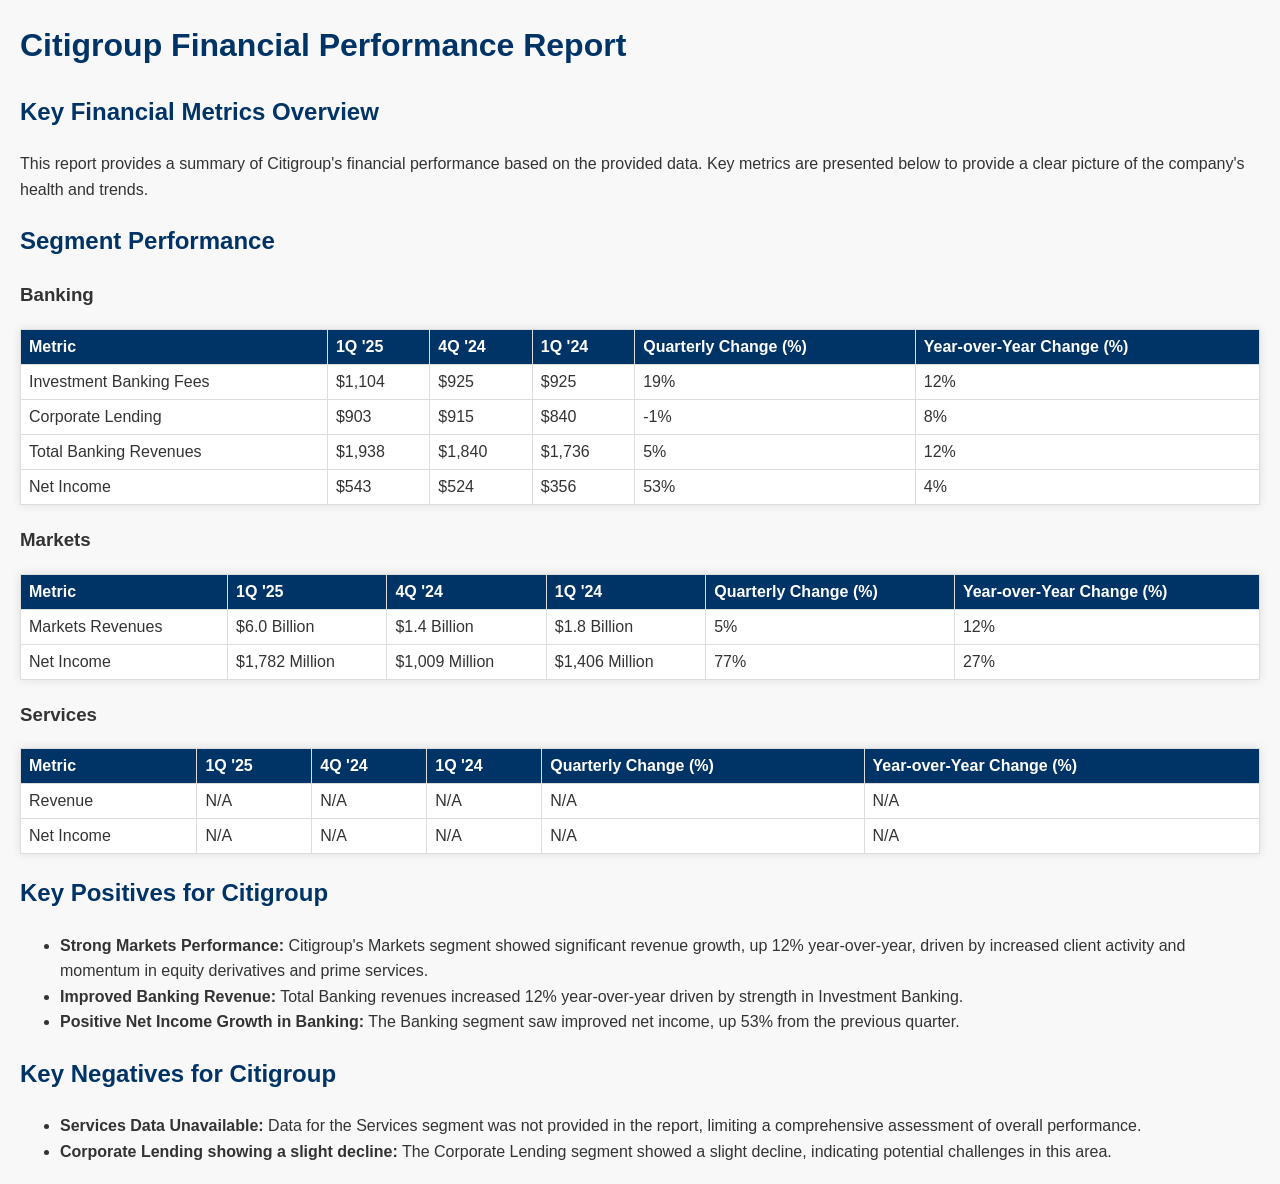
<file: citi.html>
<html lang="en">
<head>
    <meta charset="UTF-8">
    <meta name="viewport" content="width=device-width, initial-scale=1.0">
    <title>Citigroup Financial Performance Report</title>
    <style>
        body {
            font-family: Arial, sans-serif;
            line-height: 1.6;
            margin: 20px;
            background-color: #f8f8f8;
            color: #333;
        }

        h1, h2 {
            color: #003366;
        }

        table {
            width: 100%;
            border-collapse: collapse;
            margin-bottom: 20px;
            background-color: #fff;
            box-shadow: 0 0 10px rgba(0, 0, 0, 0.1);
        }

        th, td {
            border: 1px solid #ddd;
            padding: 8px;
            text-align: left;
        }

        th {
            background-color: #003366;
            color: white;
        }

        .positive {
            color: green;
        }

        .negative {
            color: red;
        }
    </style>
</head>
<body>

    <h1>Citigroup Financial Performance Report</h1>

    <h2>Key Financial Metrics Overview</h2>

    <p>This report provides a summary of Citigroup's financial performance based on the provided data. Key metrics are presented below to provide a clear picture of the company's health and trends.</p>

    <h2>Segment Performance</h2>

    <h3>Banking</h3>

    <table>
        <thead>
            <tr>
                <th>Metric</th>
                <th>1Q '25</th>
                <th>4Q '24</th>
                <th>1Q '24</th>
                <th>Quarterly Change (%)</th>
                <th>Year-over-Year Change (%)</th>
            </tr>
        </thead>
        <tbody>
            <tr>
                <td>Investment Banking Fees</td>
                <td>$1,104</td>
                <td>$925</td>
                <td>$925</td>
                <td>19%</td>
                <td>12%</td>
            </tr>
             <tr>
                <td>Corporate Lending</td>
                <td>$903</td>
                <td>$915</td>
                <td>$840</td>
                <td>-1%</td>
                <td>8%</td>
            </tr>
            <tr>
                <td>Total Banking Revenues</td>
                <td>$1,938</td>
                <td>$1,840</td>
                <td>$1,736</td>
                <td>5%</td>
                <td>12%</td>
            </tr>
            <tr>
                <td>Net Income</td>
                <td>$543</td>
                <td>$524</td>
                <td>$356</td>
                <td>53%</td>
                <td>4%</td>
            </tr>
        </tbody>
    </table>

    <h3>Markets</h3>

    <table>
        <thead>
            <tr>
                <th>Metric</th>
                <th>1Q '25</th>
                <th>4Q '24</th>
                <th>1Q '24</th>
                <th>Quarterly Change (%)</th>
                <th>Year-over-Year Change (%)</th>
            </tr>
        </thead>
        <tbody>
            <tr>
                <td>Markets Revenues</td>
                <td>$6.0 Billion</td>
                <td>$1.4 Billion</td>
                <td>$1.8 Billion</td>
                <td>5%</td>
                <td>12%</td>
            </tr>
            <tr>
                <td>Net Income</td>
                <td>$1,782 Million</td>
                <td>$1,009 Million</td>
                <td>$1,406 Million</td>
                <td>77%</td>
                <td>27%</td>
            </tr>
        </tbody>
    </table>

    <h3>Services</h3>

    <table>
        <thead>
            <tr>
                <th>Metric</th>
                <th>1Q '25</th>
                <th>4Q '24</th>
                <th>1Q '24</th>
                <th>Quarterly Change (%)</th>
                <th>Year-over-Year Change (%)</th>
            </tr>
        </thead>
        <tbody>
            <tr>
                <td>Revenue</td>
                <td>N/A</td>
                <td>N/A</td>
                <td>N/A</td>
                <td>N/A</td>
                <td>N/A</td>
            </tr>
            <tr>
                <td>Net Income</td>
                <td>N/A</td>
                <td>N/A</td>
                <td>N/A</td>
                <td>N/A</td>
                <td>N/A</td>
            </tr>
        </tbody>
    </table>



    <h2>Key Positives for Citigroup</h2>
    <ul>
        <li><b>Strong Markets Performance:</b>  Citigroup's Markets segment showed significant revenue growth, up 12% year-over-year, driven by increased client activity and momentum in equity derivatives and prime services.</li>
        <li><b>Improved Banking Revenue:</b> Total Banking revenues increased 12% year-over-year driven by strength in Investment Banking.</li>
        <li><b>Positive Net Income Growth in Banking:</b> The Banking segment saw improved net income, up 53% from the previous quarter.</li>
    </ul>

    <h2>Key Negatives for Citigroup</h2>
    <ul>
        <li><b>Services Data Unavailable:</b>  Data for the Services segment was not provided in the report, limiting a comprehensive assessment of overall performance.</li>
        <li><b>Corporate Lending showing a slight decline:</b> The Corporate Lending segment showed a slight decline, indicating potential challenges in this area.</li>
    </ul>

</body>
</html>
</file>
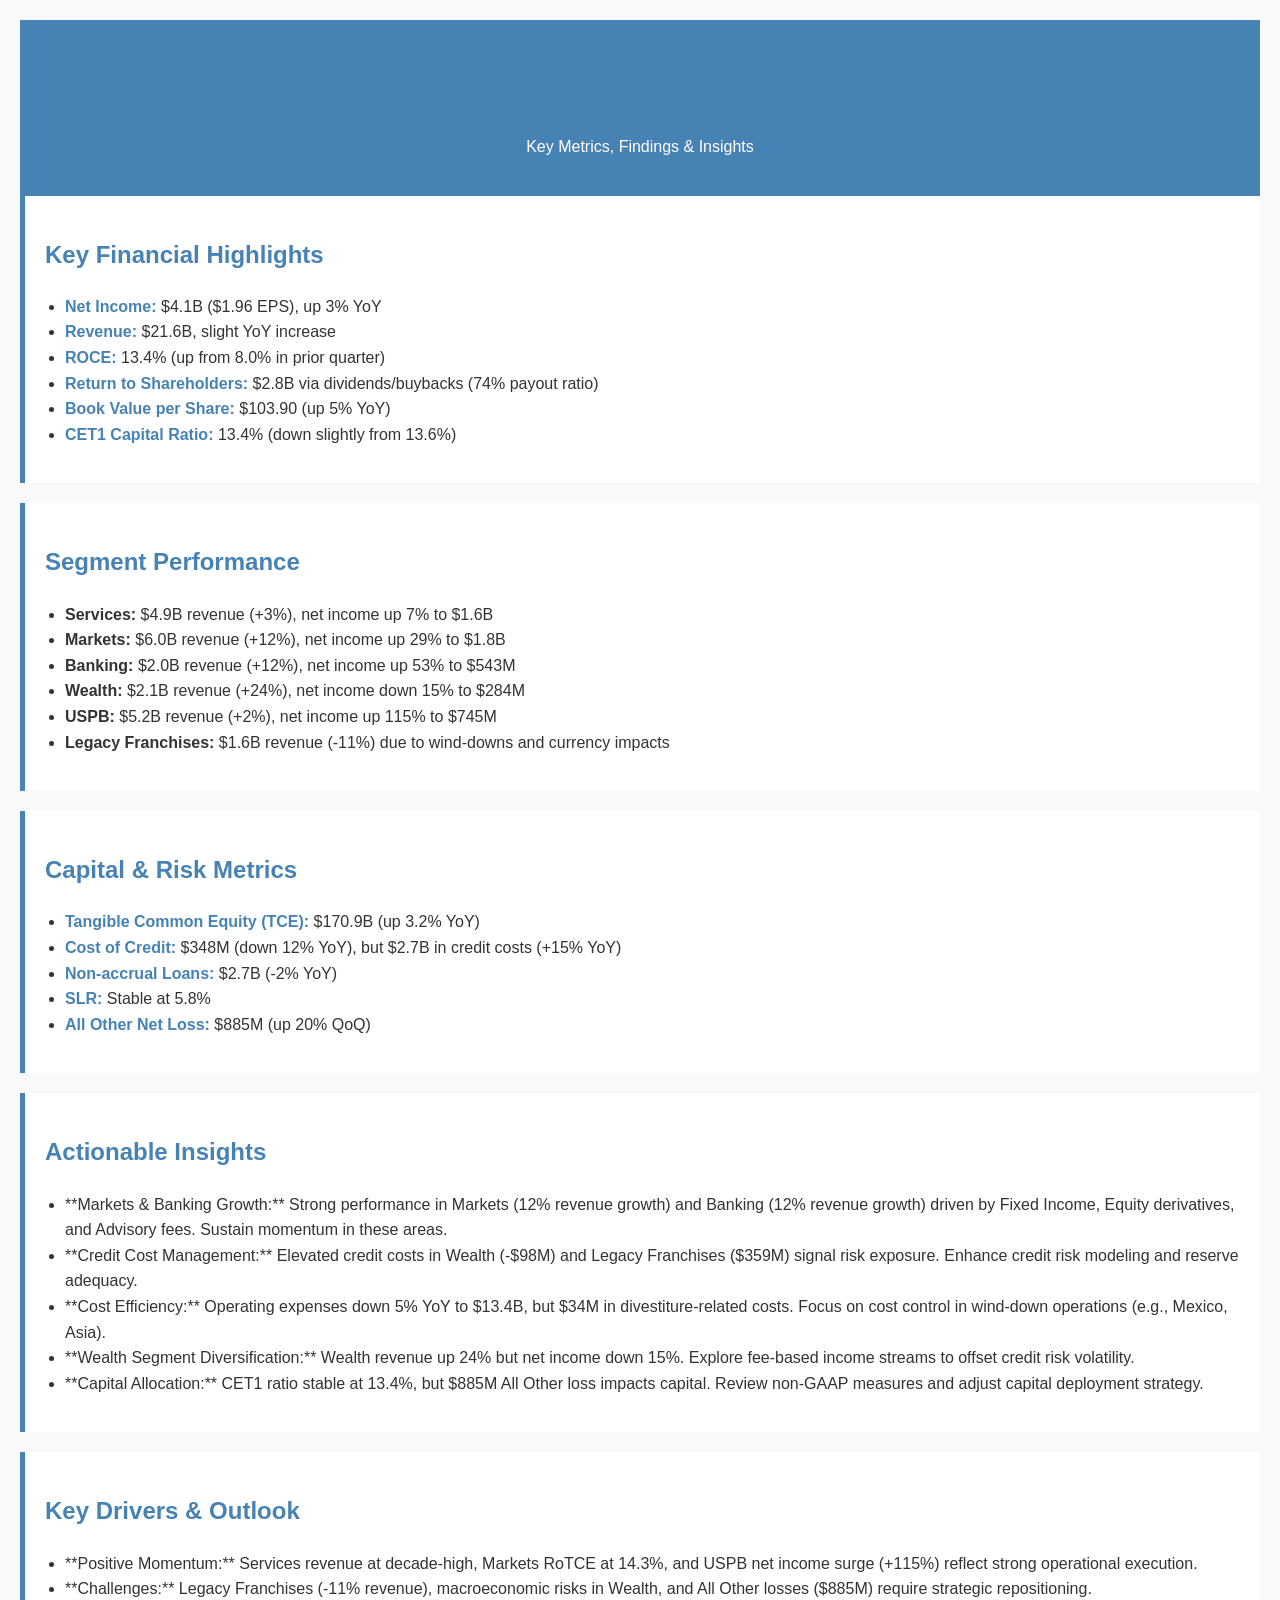
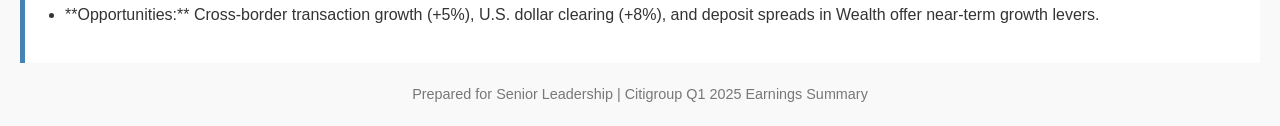
<file: citi_final.html>
<html lang="en">
<head>
    <meta charset="UTF-8">
    <title>Citigroup Q1 2025 Earnings Report</title>
    <style>
        body {
            font-family: Arial, sans-serif;
            line-height: 1.6;
            margin: 0;
            padding: 20px;
            background-color: #f9f9f9;
            color: #333;
        }
        header {
            background-color: steelblue;
            color: white;
            padding: 20px;
            text-align: center;
        }
        h1, h2 {
            color: steelblue;
        }
        section {
            background: white;
            padding: 20px;
            margin-bottom: 20px;
            border-left: 5px solid steelblue;
        }
        ul {
            padding-left: 20px;
        }
        .metric {
            color: steelblue;
            font-weight: bold;
        }
        footer {
            text-align: center;
            color: #777;
            font-size: 0.9em;
        }
    </style>
</head>
<body>
    <header>
        <h1>Citigroup Q1 2025 Earnings Report</h1>
        <p>Key Metrics, Findings & Insights</p>
    </header>

    <section>
        <h2>Key Financial Highlights</h2>
        <ul>
            <li><span class="metric">Net Income:</span> $4.1B ($1.96 EPS), up 3% YoY</li>
            <li><span class="metric">Revenue:</span> $21.6B, slight YoY increase</li>
            <li><span class="metric">ROCE:</span> 13.4% (up from 8.0% in prior quarter)</li>
            <li><span class="metric">Return to Shareholders:</span> $2.8B via dividends/buybacks (74% payout ratio)</li>
            <li><span class="metric">Book Value per Share:</span> $103.90 (up 5% YoY)</li>
            <li><span class="metric">CET1 Capital Ratio:</span> 13.4% (down slightly from 13.6%)</li>
        </ul>
    </section>

    <section>
        <h2>Segment Performance</h2>
        <ul>
            <li><strong>Services:</strong> $4.9B revenue (+3%), net income up 7% to $1.6B</li>
            <li><strong>Markets:</strong> $6.0B revenue (+12%), net income up 29% to $1.8B</li>
            <li><strong>Banking:</strong> $2.0B revenue (+12%), net income up 53% to $543M</li>
            <li><strong>Wealth:</strong> $2.1B revenue (+24%), net income down 15% to $284M</li>
            <li><strong>USPB:</strong> $5.2B revenue (+2%), net income up 115% to $745M</li>
            <li><strong>Legacy Franchises:</strong> $1.6B revenue (-11%) due to wind-downs and currency impacts</li>
        </ul>
    </section>

    <section>
        <h2>Capital & Risk Metrics</h2>
        <ul>
            <li><span class="metric">Tangible Common Equity (TCE):</span> $170.9B (up 3.2% YoY)</li>
            <li><span class="metric">Cost of Credit:</span> $348M (down 12% YoY), but $2.7B in credit costs (+15% YoY)</li>
            <li><span class="metric">Non-accrual Loans:</span> $2.7B (-2% YoY)</li>
            <li><span class="metric">SLR:</span> Stable at 5.8%</li>
            <li><span class="metric">All Other Net Loss:</span> $885M (up 20% QoQ)</li>
        </ul>
    </section>

    <section>
        <h2>Actionable Insights</h2>
        <ul>
            <li>**Markets & Banking Growth:** Strong performance in Markets (12% revenue growth) and Banking (12% revenue growth) driven by Fixed Income, Equity derivatives, and Advisory fees. Sustain momentum in these areas.</li>
            <li>**Credit Cost Management:** Elevated credit costs in Wealth (-$98M) and Legacy Franchises ($359M) signal risk exposure. Enhance credit risk modeling and reserve adequacy.</li>
            <li>**Cost Efficiency:** Operating expenses down 5% YoY to $13.4B, but $34M in divestiture-related costs. Focus on cost control in wind-down operations (e.g., Mexico, Asia).</li>
            <li>**Wealth Segment Diversification:** Wealth revenue up 24% but net income down 15%. Explore fee-based income streams to offset credit risk volatility.</li>
            <li>**Capital Allocation:** CET1 ratio stable at 13.4%, but $885M All Other loss impacts capital. Review non-GAAP measures and adjust capital deployment strategy.</li>
        </ul>
    </section>

    <section>
        <h2>Key Drivers & Outlook</h2>
        <ul>
            <li>**Positive Momentum:** Services revenue at decade-high, Markets RoTCE at 14.3%, and USPB net income surge (+115%) reflect strong operational execution.</li>
            <li>**Challenges:** Legacy Franchises (-11% revenue), macroeconomic risks in Wealth, and All Other losses ($885M) require strategic repositioning.</li>
            <li>**Opportunities:** Cross-border transaction growth (+5%), U.S. dollar clearing (+8%), and deposit spreads in Wealth offer near-term growth levers.</li>
        </ul>
    </section>

    <footer>
        <p>Prepared for Senior Leadership | Citigroup Q1 2025 Earnings Summary</p>
    </footer>
</body>
</html>
</file>
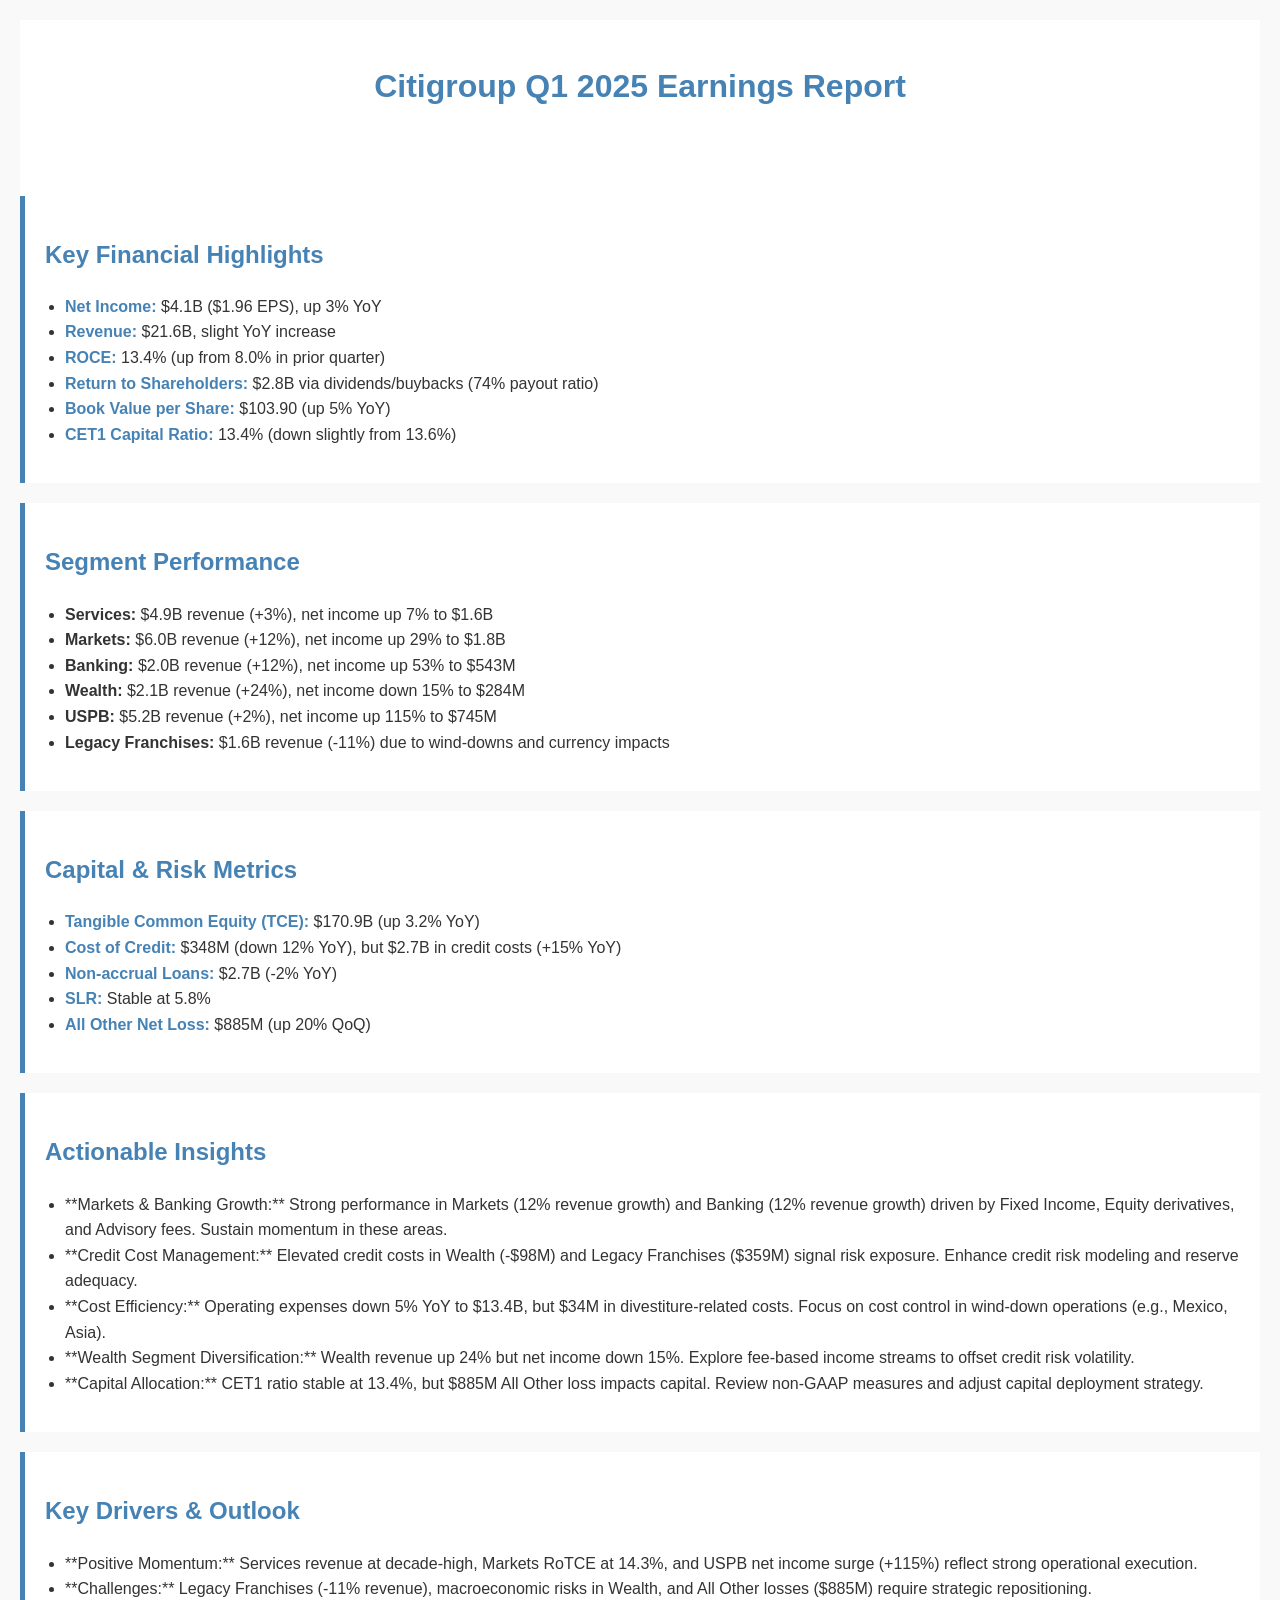
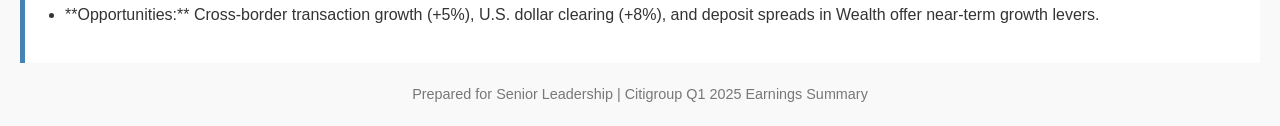
<file: Citi_Report.html>
<html lang="en">
<head>
    <meta charset="UTF-8">
    <title>Citigroup Q1 2025 Earnings Report</title>
    <style>
        body {
            font-family: Arial, sans-serif;
            line-height: 1.6;
            margin: 0;
            padding: 20px;
            background-color: #f9f9f9;
            color: #333;
        }
        header {
            background-color: rgb(255, 255, 255);
            color: white;
            padding: 20px;
            text-align: center;
        }
        h1, h2 {
            color: steelblue;
        }
        section {
            background: white;
            padding: 20px;
            margin-bottom: 20px;
            border-left: 5px solid steelblue;
        }
        ul {
            padding-left: 20px;
        }
        .metric {
            color: steelblue;
            font-weight: bold;
        }
        footer {
            text-align: center;
            color: #777;
            font-size: 0.9em;
        }
    </style>
</head>
<body>
    <header>
        <h1>Citigroup Q1 2025 Earnings Report</h1>
        <p>Key Metrics, Findings & Insights</p>
    </header>

    <section>
        <h2>Key Financial Highlights</h2>
        <ul>
            <li><span class="metric">Net Income:</span> $4.1B ($1.96 EPS), up 3% YoY</li>
            <li><span class="metric">Revenue:</span> $21.6B, slight YoY increase</li>
            <li><span class="metric">ROCE:</span> 13.4% (up from 8.0% in prior quarter)</li>
            <li><span class="metric">Return to Shareholders:</span> $2.8B via dividends/buybacks (74% payout ratio)</li>
            <li><span class="metric">Book Value per Share:</span> $103.90 (up 5% YoY)</li>
            <li><span class="metric">CET1 Capital Ratio:</span> 13.4% (down slightly from 13.6%)</li>
        </ul>
    </section>

    <section>
        <h2>Segment Performance</h2>
        <ul>
            <li><strong>Services:</strong> $4.9B revenue (+3%), net income up 7% to $1.6B</li>
            <li><strong>Markets:</strong> $6.0B revenue (+12%), net income up 29% to $1.8B</li>
            <li><strong>Banking:</strong> $2.0B revenue (+12%), net income up 53% to $543M</li>
            <li><strong>Wealth:</strong> $2.1B revenue (+24%), net income down 15% to $284M</li>
            <li><strong>USPB:</strong> $5.2B revenue (+2%), net income up 115% to $745M</li>
            <li><strong>Legacy Franchises:</strong> $1.6B revenue (-11%) due to wind-downs and currency impacts</li>
        </ul>
    </section>

    <section>
        <h2>Capital & Risk Metrics</h2>
        <ul>
            <li><span class="metric">Tangible Common Equity (TCE):</span> $170.9B (up 3.2% YoY)</li>
            <li><span class="metric">Cost of Credit:</span> $348M (down 12% YoY), but $2.7B in credit costs (+15% YoY)</li>
            <li><span class="metric">Non-accrual Loans:</span> $2.7B (-2% YoY)</li>
            <li><span class="metric">SLR:</span> Stable at 5.8%</li>
            <li><span class="metric">All Other Net Loss:</span> $885M (up 20% QoQ)</li>
        </ul>
    </section>

    <section>
        <h2>Actionable Insights</h2>
        <ul>
            <li>**Markets & Banking Growth:** Strong performance in Markets (12% revenue growth) and Banking (12% revenue growth) driven by Fixed Income, Equity derivatives, and Advisory fees. Sustain momentum in these areas.</li>
            <li>**Credit Cost Management:** Elevated credit costs in Wealth (-$98M) and Legacy Franchises ($359M) signal risk exposure. Enhance credit risk modeling and reserve adequacy.</li>
            <li>**Cost Efficiency:** Operating expenses down 5% YoY to $13.4B, but $34M in divestiture-related costs. Focus on cost control in wind-down operations (e.g., Mexico, Asia).</li>
            <li>**Wealth Segment Diversification:** Wealth revenue up 24% but net income down 15%. Explore fee-based income streams to offset credit risk volatility.</li>
            <li>**Capital Allocation:** CET1 ratio stable at 13.4%, but $885M All Other loss impacts capital. Review non-GAAP measures and adjust capital deployment strategy.</li>
        </ul>
    </section>

    <section>
        <h2>Key Drivers & Outlook</h2>
        <ul>
            <li>**Positive Momentum:** Services revenue at decade-high, Markets RoTCE at 14.3%, and USPB net income surge (+115%) reflect strong operational execution.</li>
            <li>**Challenges:** Legacy Franchises (-11% revenue), macroeconomic risks in Wealth, and All Other losses ($885M) require strategic repositioning.</li>
            <li>**Opportunities:** Cross-border transaction growth (+5%), U.S. dollar clearing (+8%), and deposit spreads in Wealth offer near-term growth levers.</li>
        </ul>
    </section>

    <footer>
        <p>Prepared for Senior Leadership | Citigroup Q1 2025 Earnings Summary</p>
    </footer>
</body>
</html>
</file>
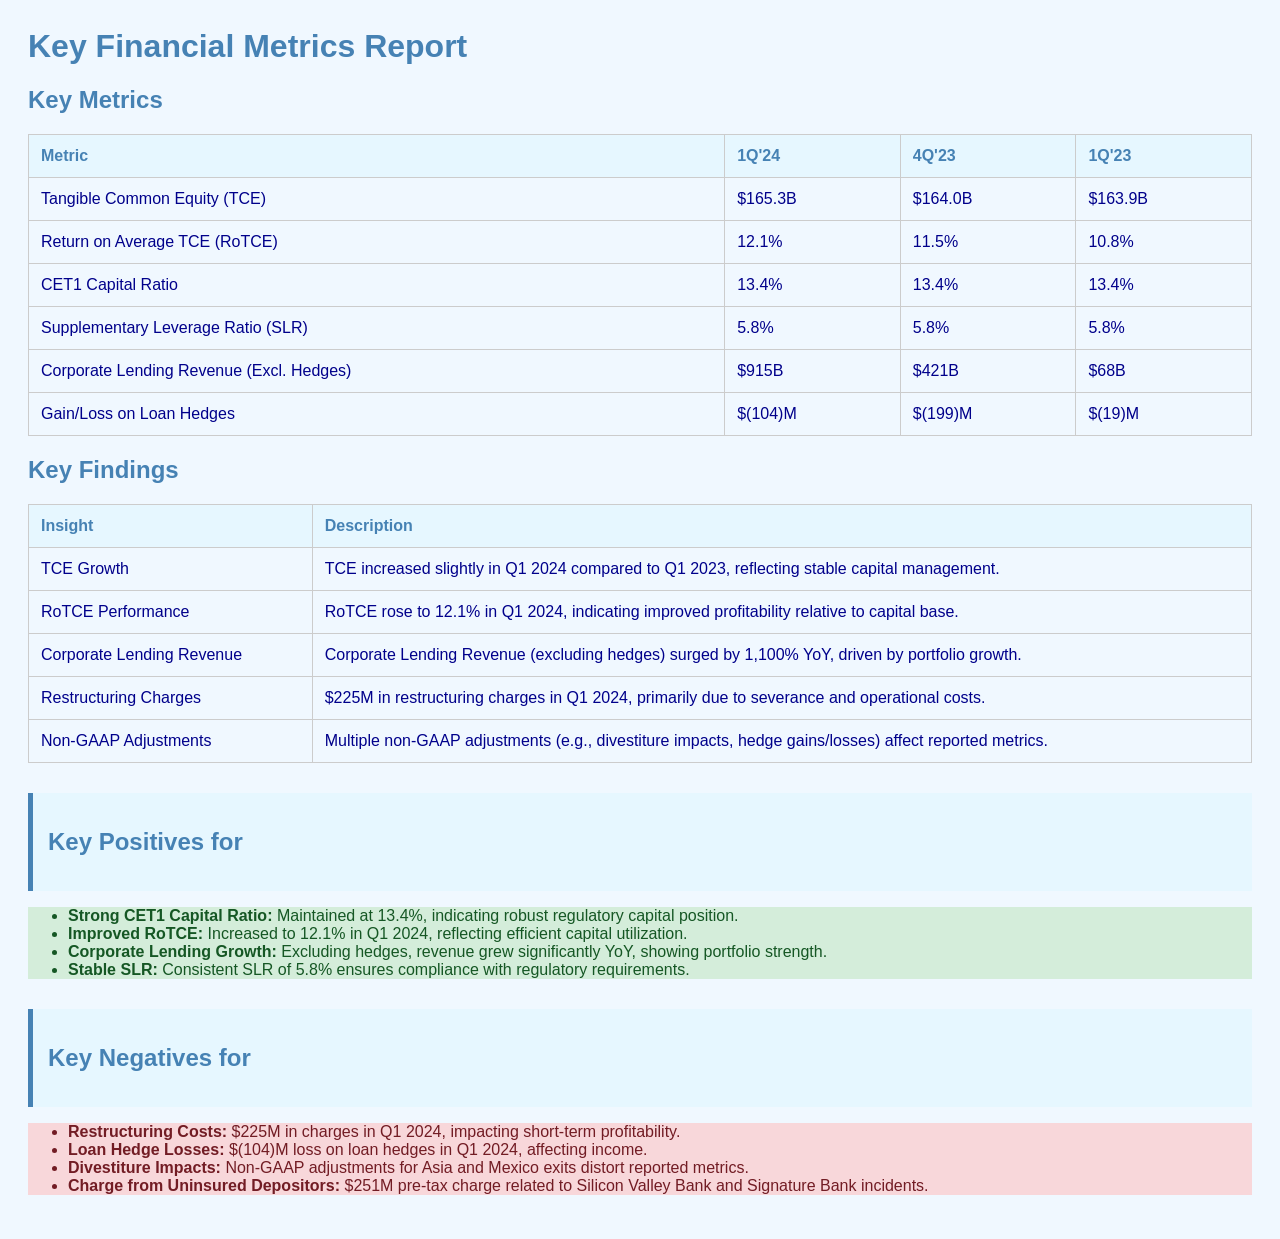
<file: output.html>
<html lang="en">
<head>
    <meta charset="UTF-8">
    <title>Key Financial Metrics Report</title>
    <style>
        body {
            font-family: 'Segoe UI', Tahoma, Geneva, Verdana, sans-serif;
            background-color: #f0f8ff;
            color: #00008b;
            padding: 20px;
        }
        h1, h2 {
            color: steelblue;
        }
        table {
            width: 100%;
            border-collapse: collapse;
            margin-bottom: 20px;
        }
        th, td {
            padding: 12px;
            border: 1px solid #ccc;
            text-align: left;
        }
        th {
            background-color: #e6f7ff;
            color: steelblue;
        }
        .positive {
            background-color: #d4edda;
            color: #155724;
        }
        .negative {
            background-color: #f8d7da;
            color: #721c24;
        }
        .section-header {
            margin-top: 30px;
            padding: 15px;
            background-color: #e6f7ff;
            border-left: 5px solid steelblue;
        }
    </style>
</head>
<body>
    <h1>Key Financial Metrics Report</h1>

    <h2>Key Metrics</h2>
    <table>
        <tr>
            <th>Metric</th>
            <th>1Q'24</th>
            <th>4Q'23</th>
            <th>1Q'23</th>
        </tr>
        <tr>
            <td>Tangible Common Equity (TCE)</td>
            <td>$165.3B</td>
            <td>$164.0B</td>
            <td>$163.9B</td>
        </tr>
        <tr>
            <td>Return on Average TCE (RoTCE)</td>
            <td>12.1%</td>
            <td>11.5%</td>
            <td>10.8%</td>
        </tr>
        <tr>
            <td>CET1 Capital Ratio</td>
            <td>13.4%</td>
            <td>13.4%</td>
            <td>13.4%</td>
        </tr>
        <tr>
            <td>Supplementary Leverage Ratio (SLR)</td>
            <td>5.8%</td>
            <td>5.8%</td>
            <td>5.8%</td>
        </tr>
        <tr>
            <td>Corporate Lending Revenue (Excl. Hedges)</td>
            <td>$915B</td>
            <td>$421B</td>
            <td>$68B</td>
        </tr>
        <tr>
            <td>Gain/Loss on Loan Hedges</td>
            <td>$(104)M</td>
            <td>$(199)M</td>
            <td>$(19)M</td>
        </tr>
    </table>

    <h2>Key Findings</h2>
    <table>
        <tr>
            <th>Insight</th>
            <th>Description</th>
        </tr>
        <tr>
            <td>TCE Growth</td>
            <td>TCE increased slightly in Q1 2024 compared to Q1 2023, reflecting stable capital management.</td>
        </tr>
        <tr>
            <td>RoTCE Performance</td>
            <td>RoTCE rose to 12.1% in Q1 2024, indicating improved profitability relative to capital base.</td>
        </tr>
        <tr>
            <td>Corporate Lending Revenue</td>
            <td>Corporate Lending Revenue (excluding hedges) surged by 1,100% YoY, driven by portfolio growth.</td>
        </tr>
        <tr>
            <td>Restructuring Charges</td>
            <td>$225M in restructuring charges in Q1 2024, primarily due to severance and operational costs.</td>
        </tr>
        <tr>
            <td>Non-GAAP Adjustments</td>
            <td>Multiple non-GAAP adjustments (e.g., divestiture impacts, hedge gains/losses) affect reported metrics.</td>
        </tr>
    </table>

    <div class="section-header">
        <h2>Key Positives for <bank></h2>
    </div>
    <div class="positive">
        <ul>
            <li><strong>Strong CET1 Capital Ratio:</strong> Maintained at 13.4%, indicating robust regulatory capital position.</li>
            <li><strong>Improved RoTCE:</strong> Increased to 12.1% in Q1 2024, reflecting efficient capital utilization.</li>
            <li><strong>Corporate Lending Growth:</strong> Excluding hedges, revenue grew significantly YoY, showing portfolio strength.</li>
            <li><strong>Stable SLR:</strong> Consistent SLR of 5.8% ensures compliance with regulatory requirements.</li>
        </ul>
    </div>

    <div class="section-header">
        <h2>Key Negatives for <bank></h2>
    </div>
    <div class="negative">
        <ul>
            <li><strong>Restructuring Costs:</strong> $225M in charges in Q1 2024, impacting short-term profitability.</li>
            <li><strong>Loan Hedge Losses:</strong> $(104)M loss on loan hedges in Q1 2024, affecting income.</li>
            <li><strong>Divestiture Impacts:</strong> Non-GAAP adjustments for Asia and Mexico exits distort reported metrics.</li>
            <li><strong>Charge from Uninsured Depositors:</strong> $251M pre-tax charge related to Silicon Valley Bank and Signature Bank incidents.</li>
        </ul>
    </div>
</body>
</html>
</file>
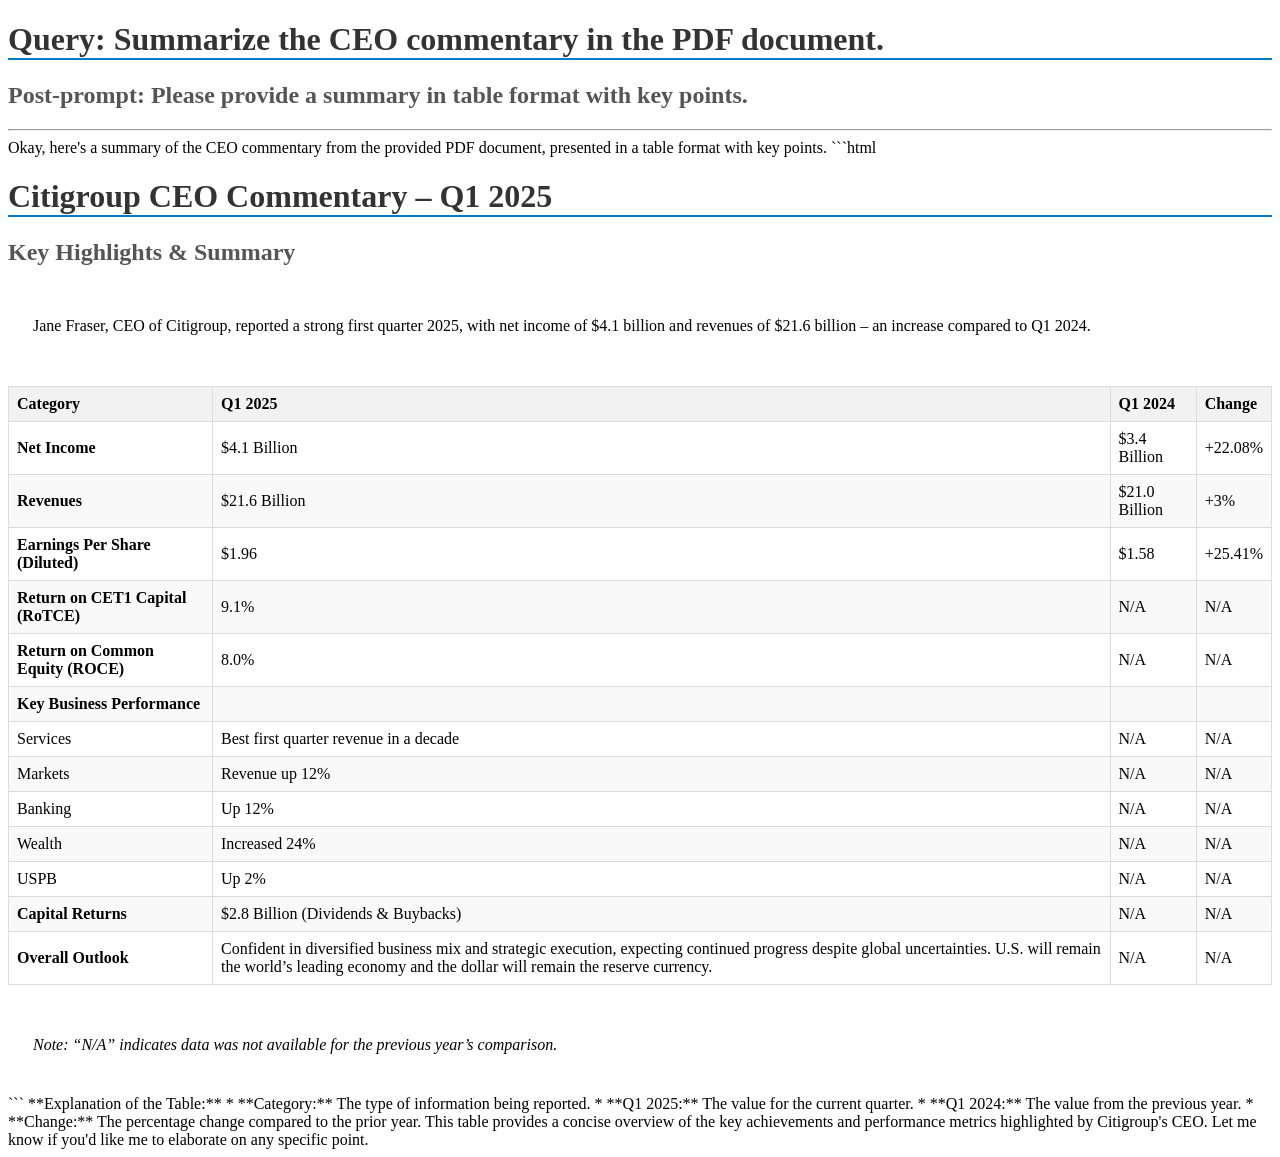
<file: pdf_response.html>
<!DOCTYPE html>
                <html>
                <head>
                <title>PDF ChatBot Response</title>
                <meta charset="utf-8">
                </head>
                <body>
                <h1>Query: Summarize the CEO commentary in the PDF document. </h1>
                <h2>Post-prompt: Please provide a summary in table format with key points.</h2>
                <hr>
                Okay, here's a summary of the CEO commentary from the provided PDF document, presented in a table format with key points.

```html
<style>
table { border-collapse: collapse; width: 100%; margin: 20px 0; }
th, td { border: 1px solid #ddd; padding: 8px; text-align: left; }
th { background-color: #f2f2f2; font-weight: bold; }
tr:nth-child(even) { background-color: #f9f9f9; }
h1 { color: #333; border-bottom: 2px solid #007acc; }
h2 { color: #555; }
div { margin: 10px; padding: 15px; }
</style>

<h1>Citigroup CEO Commentary – Q1 2025</h1>

<h2>Key Highlights & Summary</h2>

<div style="margin: 10px; padding: 15px;">
  <p>Jane Fraser, CEO of Citigroup, reported a strong first quarter 2025, with net income of $4.1 billion and revenues of $21.6 billion – an increase compared to Q1 2024.</p>
</div>

<table>
  <thead>
    <tr>
      <th>Category</th>
      <th>Q1 2025</th>
      <th>Q1 2024</th>
      <th>Change</th>
    </tr>
  </thead>
  <tbody>
    <tr>
      <td><b>Net Income</b></td>
      <td>$4.1 Billion</td>
      <td>$3.4 Billion</td>
      <td>+22.08%</td>
    </tr>
    <tr>
      <td><b>Revenues</b></td>
      <td>$21.6 Billion</td>
      <td>$21.0 Billion</td>
      <td>+3%</td>
    </tr>
    <tr>
      <td><b>Earnings Per Share (Diluted)</b></td>
      <td>$1.96</td>
      <td>$1.58</td>
      <td>+25.41%</td>
    </tr>
    <tr>
      <td><b>Return on CET1 Capital (RoTCE)</b></td>
      <td>9.1%</td>
      <td>N/A</td>
      <td>N/A</td>
    </tr>
    <tr>
      <td><b>Return on Common Equity (ROCE)</b></td>
      <td>8.0%</td>
      <td>N/A</td>
      <td>N/A</td>
    </tr>
    <tr>
      <td><b>Key Business Performance</b></td>
      <td></td>
      <td></td>
      <td></td>
    </tr>
    <tr>
      <td>Services</td>
      <td>Best first quarter revenue in a decade</td>
      <td>N/A</td>
      <td>N/A</td>
    </tr>
    <tr>
      <td>Markets</td>
      <td>Revenue up 12%</td>
      <td>N/A</td>
      <td>N/A</td>
    </tr>
    <tr>
      <td>Banking</td>
      <td>Up 12%</td>
      <td>N/A</td>
      <td>N/A</td>
    </tr>
    <tr>
      <td>Wealth</td>
      <td>Increased 24%</td>
      <td>N/A</td>
      <td>N/A</td>
    </tr>
    <tr>
      <td>USPB</td>
      <td>Up 2%</td>
      <td>N/A</td>
      <td>N/A</td>
    </tr>
    <tr>
      <td><b>Capital Returns</b></td>
      <td>$2.8 Billion (Dividends & Buybacks)</td>
      <td>N/A</td>
      <td>N/A</td>
    </tr>
    <tr>
      <td><b>Overall Outlook</b></td>
      <td>Confident in diversified business mix and strategic execution, expecting continued progress despite global uncertainties.  U.S. will remain the world’s leading economy and the dollar will remain the reserve currency.</td>
      <td>N/A</td>
      <td>N/A</td>
    </tr>
  </tbody>
</table>

<div style="margin: 10px; padding: 15px;">
  <p><i>Note: “N/A” indicates data was not available for the previous year’s comparison.</i></p>
</div>
```

**Explanation of the Table:**

*   **Category:**  The type of information being reported.
*   **Q1 2025:** The value for the current quarter.
*   **Q1 2024:** The value from the previous year.
*   **Change:** The percentage change compared to the prior year.

This table provides a concise overview of the key achievements and performance metrics highlighted by Citigroup's CEO.  Let me know if you'd like me to elaborate on any specific point.
                </body>
                </html>
</file>
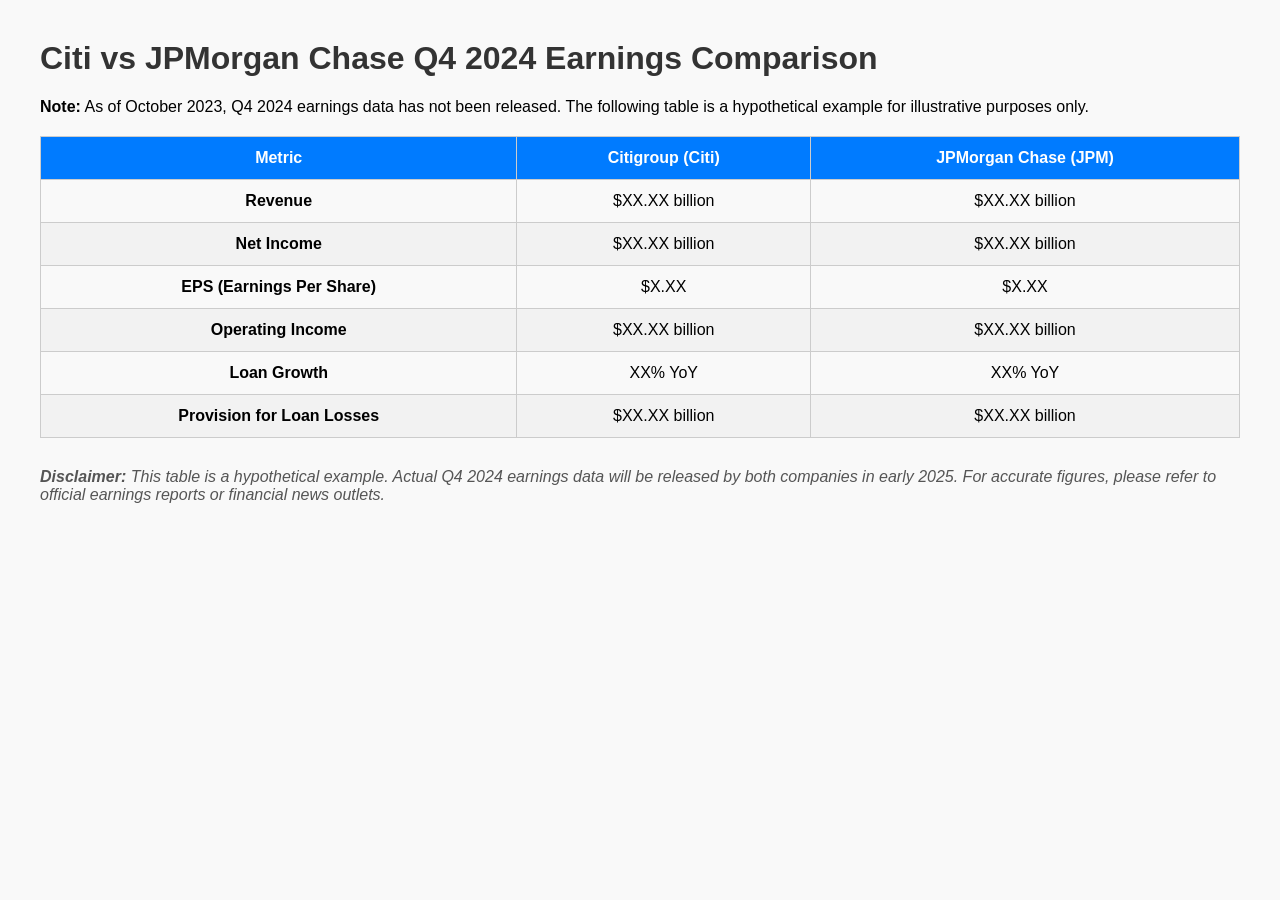
<file: result.html>
<!DOCTYPE html>
<html lang="en">
<head>
    <meta charset="UTF-8">
    <meta name="viewport" content="width=device-width, initial-scale=1">
    <title>Citi vs JPMorgan Chase Q4 2024 Earnings Comparison</title>
    <style>
        body {
            font-family: Arial, sans-serif;
            margin: 40px;
            background-color: #f9f9f9;
        }
        h1 {
            color: #333;
        }
        table {
            width: 100%;
            border-collapse: collapse;
            margin-top: 20px;
        }
        th, td {
            padding: 12px 15px;
            border: 1px solid #ccc;
            text-align: center;
        }
        th {
            background-color: #007BFF;
            color: white;
        }
        tr:nth-child(even) {
            background-color: #f2f2f2;
        }
        .disclaimer {
            margin-top: 30px;
            font-style: italic;
            color: #555;
        }
    </style>
</head>
<body>
    <h1>Citi vs JPMorgan Chase Q4 2024 Earnings Comparison</h1>
    <p><strong>Note:</strong> As of October 2023, Q4 2024 earnings data has not been released. The following table is a hypothetical example for illustrative purposes only.</p>

    <table>
        <thead>
            <tr>
                <th>Metric</th>
                <th>Citigroup (Citi)</th>
                <th>JPMorgan Chase (JPM)</th>
            </tr>
        </thead>
        <tbody>
            <tr>
                <td><strong>Revenue</strong></td>
                <td>$XX.XX billion</td>
                <td>$XX.XX billion</td>
            </tr>
            <tr>
                <td><strong>Net Income</strong></td>
                <td>$XX.XX billion</td>
                <td>$XX.XX billion</td>
            </tr>
            <tr>
                <td><strong>EPS (Earnings Per Share)</strong></td>
                <td>$X.XX</td>
                <td>$X.XX</td>
            </tr>
            <tr>
                <td><strong>Operating Income</strong></td>
                <td>$XX.XX billion</td>
                <td>$XX.XX billion</td>
            </tr>
            <tr>
                <td><strong>Loan Growth</strong></td>
                <td>XX% YoY</td>
                <td>XX% YoY</td>
            </tr>
            <tr>
                <td><strong>Provision for Loan Losses</strong></td>
                <td>$XX.XX billion</td>
                <td>$XX.XX billion</td>
            </tr>
        </tbody>
    </table>

    <div class="disclaimer">
        <p><strong>Disclaimer:</strong> This table is a hypothetical example. Actual Q4 2024 earnings data will be released by both companies in early 2025. For accurate figures, please refer to official earnings reports or financial news outlets.</p>
    </div>
</body>
</html>
</file>
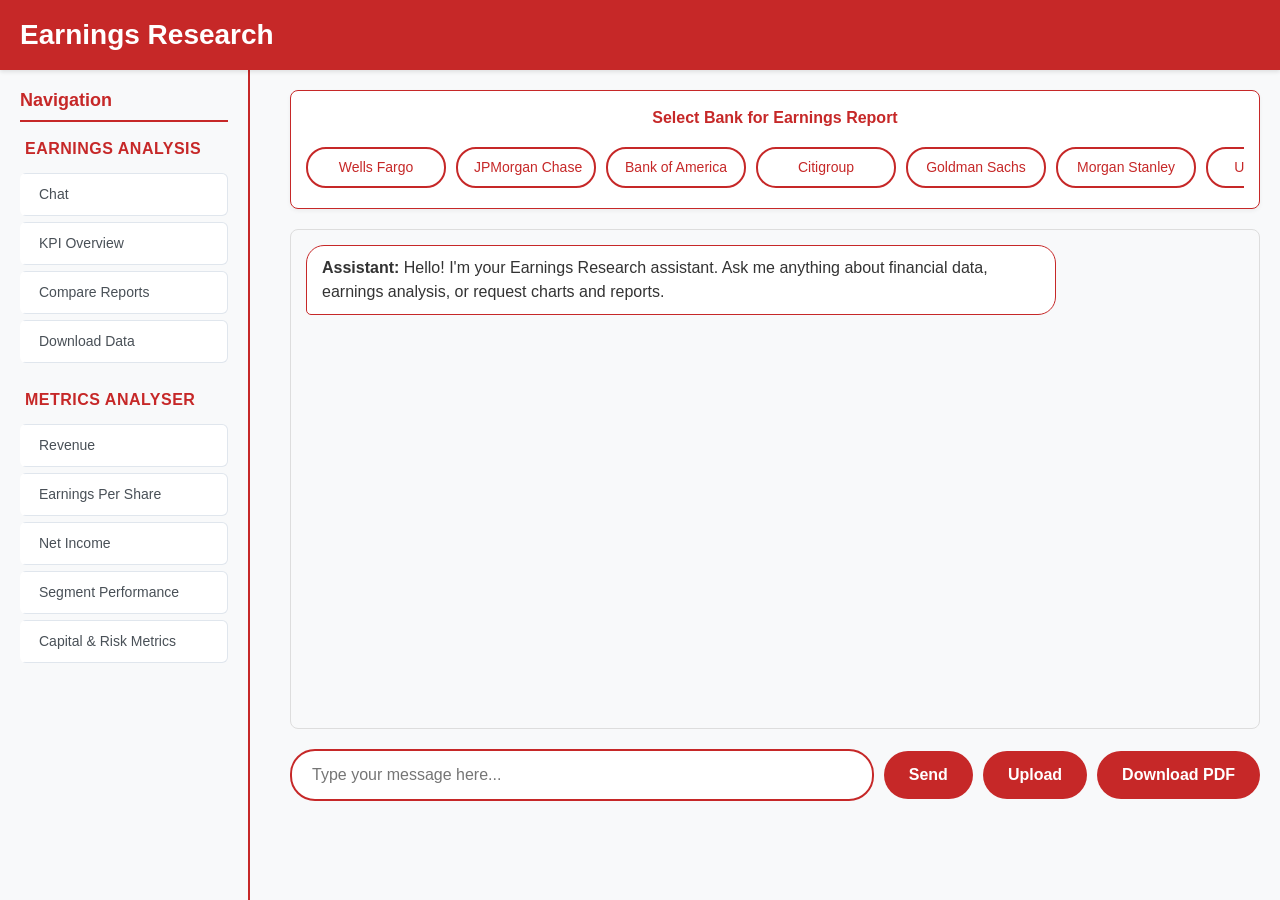
<file: ui1.html>
<!DOCTYPE html>
<html lang="en">
<head>
  <meta charset="UTF-8">
  <title>Earnings Research</title>
  <meta name="viewport" content="width=device-width, initial-scale=1.0">
  <!-- Bootstrap 5 CDN -->
  <link href="https://cdn.jsdelivr.net/npm/bootstrap@5.3.3/dist/css/bootstrap.min.css" rel="stylesheet">
  <style>
    :root {
      --pleasant-red: #C62828;
      --light-red: #FFEBEE;
      --background-color: #f8f9fa;
      --sidebar-width: 250px;
      --sidebar-bg: #f8f9fa;
      --card-bg: #fff;
      --text-color: #333;
      --border-color: #e0e6ed;
    }
    
    body {
      background: var(--background-color);
      font-family: 'Arial', sans-serif;
      color: var(--text-color);
      margin: 0;
      padding: 0;
    }
    
    .navbar {
      background-color: var(--pleasant-red);
      height: 70px;
      display: flex;
      align-items: center;
      padding: 0 20px;
      box-shadow: 0 2px 4px rgba(0,0,0,0.1);
      position: fixed;
      top: 0;
      left: 0;
      right: 0;
      z-index: 1001;
    }
    
    .navbar-title {
      color: white;
      font-size: 28px;
      font-weight: bold;
      margin: 0;
    }
    
    .sidebar {
      position: fixed;
      top: 70px;
      left: 0;
      width: var(--sidebar-width);
      height: calc(100vh - 70px);
      background-color: var(--sidebar-bg);
      border-right: 2px solid var(--pleasant-red);
      padding: 20px;
      overflow-y: auto;
      z-index: 1000;
    }
    
    .sidebar-header {
      color: var(--pleasant-red);
      font-size: 18px;
      font-weight: bold;
      margin-bottom: 15px;
      border-bottom: 2px solid var(--pleasant-red);
      padding-bottom: 8px;
    }
    
    .sidebar-section {
      margin-bottom: 25px;
    }
    
    .sidebar-section-title {
      color: var(--pleasant-red);
      font-size: 16px;
      font-weight: 600;
      margin-bottom: 12px;
      padding-left: 5px;
      text-transform: uppercase;
      letter-spacing: 0.5px;
    }
    
    .sidebar-item {
      padding: 10px 15px;
      margin-bottom: 6px;
      background-color: white;
      border: 1px solid var(--border-color);
      border-radius: 6px;
      cursor: pointer;
      transition: all 0.2s ease;
      color: #495057;
      font-weight: 500;
      font-size: 14px;
      border-left: 4px solid transparent;
    }
    
    .sidebar-item:hover {
      background-color: #f0f0f0;
      border-left-color: var(--pleasant-red);
    }
    
    .main-content {
      margin-left: 270px;
      padding: 90px 20px 10px 20px;
    }
    
    .bank-selector-container {
      margin-bottom: 20px;
      padding: 15px;
      background-color: white;
      border-radius: 8px;
      border: 1px solid var(--pleasant-red);
      box-shadow: 0 2px 4px rgba(0,0,0,0.05);
    }
    
    .bank-selector-title {
      color: var(--pleasant-red);
      font-size: 16px;
      font-weight: 600;
      margin-bottom: 12px;
      text-align: center;
    }
    
    .bank-scroll-container {
      display: flex;
      overflow-x: auto;
      gap: 10px;
      padding: 5px 0;
      scrollbar-width: thin;
      scrollbar-color: var(--pleasant-red) #f1f1f1;
    }
    
    .bank-button {
      min-width: 140px;
      padding: 8px 16px;
      background-color: white;
      border: 2px solid var(--pleasant-red);
      border-radius: 20px;
      color: var(--pleasant-red);
      font-size: 14px;
      font-weight: 500;
      cursor: pointer;
      transition: all 0.3s ease;
      white-space: nowrap;
      text-align: center;
    }
    
    .bank-button:hover {
      background-color: var(--pleasant-red);
      color: white;
    }
    
    .chat-container {
      height: 500px;
      overflow-y: scroll;
      border: 1px solid #ddd;
      border-radius: 8px;
      padding: 15px;
      background-color: var(--background-color);
      margin-bottom: 20px;
    }
    
    .chat-message {
      margin-bottom: 10px;
      word-wrap: break-word;
    }
    
    .chat-message.user {
      background-color: var(--pleasant-red);
      color: white;
      padding: 10px 15px;
      border-radius: 18px 18px 5px 18px;
      margin-left: 20%;
    }
    
    .chat-message.bot {
      background-color: white;
      color: #333;
      padding: 10px 15px;
      border-radius: 18px 18px 18px 5px;
      margin-right: 20%;
      border: 1px solid var(--pleasant-red);
    }
    
    .input-container {
      display: flex;
      gap: 10px;
      align-items: center;
      margin-top: 10px;
      padding-bottom: 15px;
    }
    
    .text-input {
      flex: 1;
      border-radius: 25px;
      border: 2px solid var(--pleasant-red);
      padding: 12px 20px;
      font-size: 16px;
      outline: none;
    }
    
    .text-input:focus {
      border-color: var(--pleasant-red);
      box-shadow: 0 0 5px rgba(198, 40, 40, 0.3);
    }
    
    .submit-button {
      background-color: var(--pleasant-red);
      color: white;
      border: none;
      border-radius: 25px;
      padding: 12px 25px;
      font-size: 16px;
      font-weight: bold;
      cursor: pointer;
      transition: all 0.3s ease;
    }
    
    .submit-button:hover {
      background-color: #B71C1C;
    }
    
    @media (max-width: 768px) {
      .sidebar {
        transform: translateX(-100%);
        transition: transform 0.3s ease;
      }
      
      .main-content {
        margin-left: 0;
        padding: 90px 10px 10px 10px;
      }
      
      .chat-message.user {
        margin-left: 10%;
      }
      
      .chat-message.bot {
        margin-right: 10%;
      }
    }
  </style>
</head>
<body>
  <!-- Navbar -->
  <div class="navbar">
    <h1 class="navbar-title">Earnings Research</h1>
  </div>

  <!-- Sidebar -->
  <div class="sidebar">
    <h3 class="sidebar-header">Navigation</h3>
    
    <!-- Section 1: Earnings Analysis -->
    <div class="sidebar-section">
      <div class="sidebar-section-title">Earnings Analysis</div>
      <div class="sidebar-item" onclick="showChat()">Chat</div>
      <div class="sidebar-item" onclick="showComingSoon()">KPI Overview</div>
      <div class="sidebar-item" onclick="showComingSoon()">Compare Reports</div>
      <div class="sidebar-item" onclick="showComingSoon()">Download Data</div>
    </div>
    
    <!-- Section 2: Metrics Analyser -->
    <div class="sidebar-section">
      <div class="sidebar-section-title">Metrics Analyser</div>
      <div class="sidebar-item" onclick="showComingSoon()">Revenue</div>
      <div class="sidebar-item" onclick="showComingSoon()">Earnings Per Share</div>
      <div class="sidebar-item" onclick="showComingSoon()">Net Income</div>
      <div class="sidebar-item" onclick="showComingSoon()">Segment Performance</div>
      <div class="sidebar-item" onclick="showComingSoon()">Capital & Risk Metrics</div>
    </div>
  </div>

  <!-- Main Content -->
  <div class="main-content">
    <!-- Bank Selector Section -->
    <div class="bank-selector-container">
      <div class="bank-selector-title">Select Bank for Earnings Report</div>
      <div class="bank-scroll-container">
        <button class="bank-button" onclick="loadBankReport('Wells Fargo')">Wells Fargo</button>
        <button class="bank-button" onclick="loadBankReport('JPMorgan Chase')">JPMorgan Chase</button>
        <button class="bank-button" onclick="loadBankReport('Bank of America')">Bank of America</button>
        <button class="bank-button" onclick="loadBankReport('Citigroup')">Citigroup</button>
        <button class="bank-button" onclick="loadBankReport('Goldman Sachs')">Goldman Sachs</button>
        <button class="bank-button" onclick="loadBankReport('Morgan Stanley')">Morgan Stanley</button>
        <button class="bank-button" onclick="loadBankReport('U.S. Bancorp')">U.S. Bancorp</button>
        <button class="bank-button" onclick="loadBankReport('PNC Financial')">PNC Financial</button>
        <button class="bank-button" onclick="loadBankReport('Truist Financial')">Truist Financial</button>
        <button class="bank-button" onclick="loadBankReport('Charles Schwab')">Charles Schwab</button>
      </div>
    </div>

    <!-- Chat Container -->
    <div class="chat-container" id="chatContainer">
      <div class="chat-message bot">
        <strong>Assistant: </strong>Hello! I'm your Earnings Research assistant. Ask me anything about financial data, earnings analysis, or request charts and reports.
      </div>
    </div>

    <!-- Input Container -->
    <div class="input-container">
      <input type="text" class="text-input" id="userInput" placeholder="Type your message here..." onkeypress="handleKeyPress(event)">
      <button class="submit-button" onclick="sendMessage()">Send</button>
      <button class="submit-button" onclick="handleUpload()">Upload</button>
      <button class="submit-button" onclick="downloadPDF()">Download PDF</button>
    </div>
  </div>

  <script>
    let chatHistory = [];

    function addMessage(content, type) {
      const chatContainer = document.getElementById('chatContainer');
      const messageDiv = document.createElement('div');
      messageDiv.className = `chat-message ${type}`;
      
      if (type === 'user') {
        messageDiv.innerHTML = `<strong>You: </strong>${content}`;
      } else {
        messageDiv.innerHTML = content;
      }
      
      chatContainer.appendChild(messageDiv);
      chatContainer.scrollTop = chatContainer.scrollHeight;
      
      // Store in history
      chatHistory.push({type: type, content: content, timestamp: new Date().toISOString()});
    }

    function sendMessage() {
      const userInput = document.getElementById('userInput');
      const message = userInput.value.trim();
      
      if (message) {
        addMessage(message, 'user');
        userInput.value = '';
        
        // Simulate bot response
        setTimeout(() => {
          const botResponse = `<strong>Assistant: </strong><!DOCTYPE html><html><h2>Sample Response</h2></html>`;
          addMessage(botResponse, 'bot');
        }, 500);
      }
    }

    function handleKeyPress(event) {
      if (event.key === 'Enter') {
        sendMessage();
      }
    }

    function loadBankReport(bankName) {
      const reportContent = `<strong>Assistant: </strong><iframe src="data:text/html;charset=utf-8,<h2>${bankName} Earnings Report</h2><p>This is a sample earnings report for ${bankName}.</p>" style="width: 100%; height: 400px; border: 1px solid #ddd; border-radius: 8px;"></iframe>`;
      addMessage(reportContent, 'bot');
    }

    function showChat() {
      const chatContainer = document.getElementById('chatContainer');
      chatContainer.innerHTML = '<div class="chat-message bot"><strong>Assistant: </strong>Hello! I\'m your Earnings Research assistant. Ask me anything about financial data, earnings analysis, or request charts and reports.</div>';
    }

    function showComingSoon() {
      const chatContainer = document.getElementById('chatContainer');
      chatContainer.innerHTML = '<div style="text-align: center; margin-top: 100px;"><h3 style="color: #666;">Coming Soon</h3><p style="color: #999;">This feature is under development.</p></div>';
    }

    function downloadPDF() {
      // Simple text download simulation
      let text = 'Chat History\n\n';
      chatHistory.forEach(msg => {
        const sender = msg.type === 'user' ? 'You' : 'Assistant';
        text += `${sender}: ${msg.content.replace(/<[^>]*>/g, '')}\n\n`;
      });
      
      const blob = new Blob([text], {type: 'text/plain'});
      const url = URL.createObjectURL(blob);
      const a = document.createElement('a');
      a.href = url;
      a.download = 'chat_history.txt';
      document.body.appendChild(a);
      a.click();
      document.body.removeChild(a);
      URL.revokeObjectURL(url);
    }

    function handleUpload() {
      const uploadMessage = '<strong>Assistant: </strong>Upload functionality is under development. This feature will allow you to upload files for analysis.';
      addMessage(uploadMessage, 'bot');
    }
  </script>
</body>
</html>
</file>
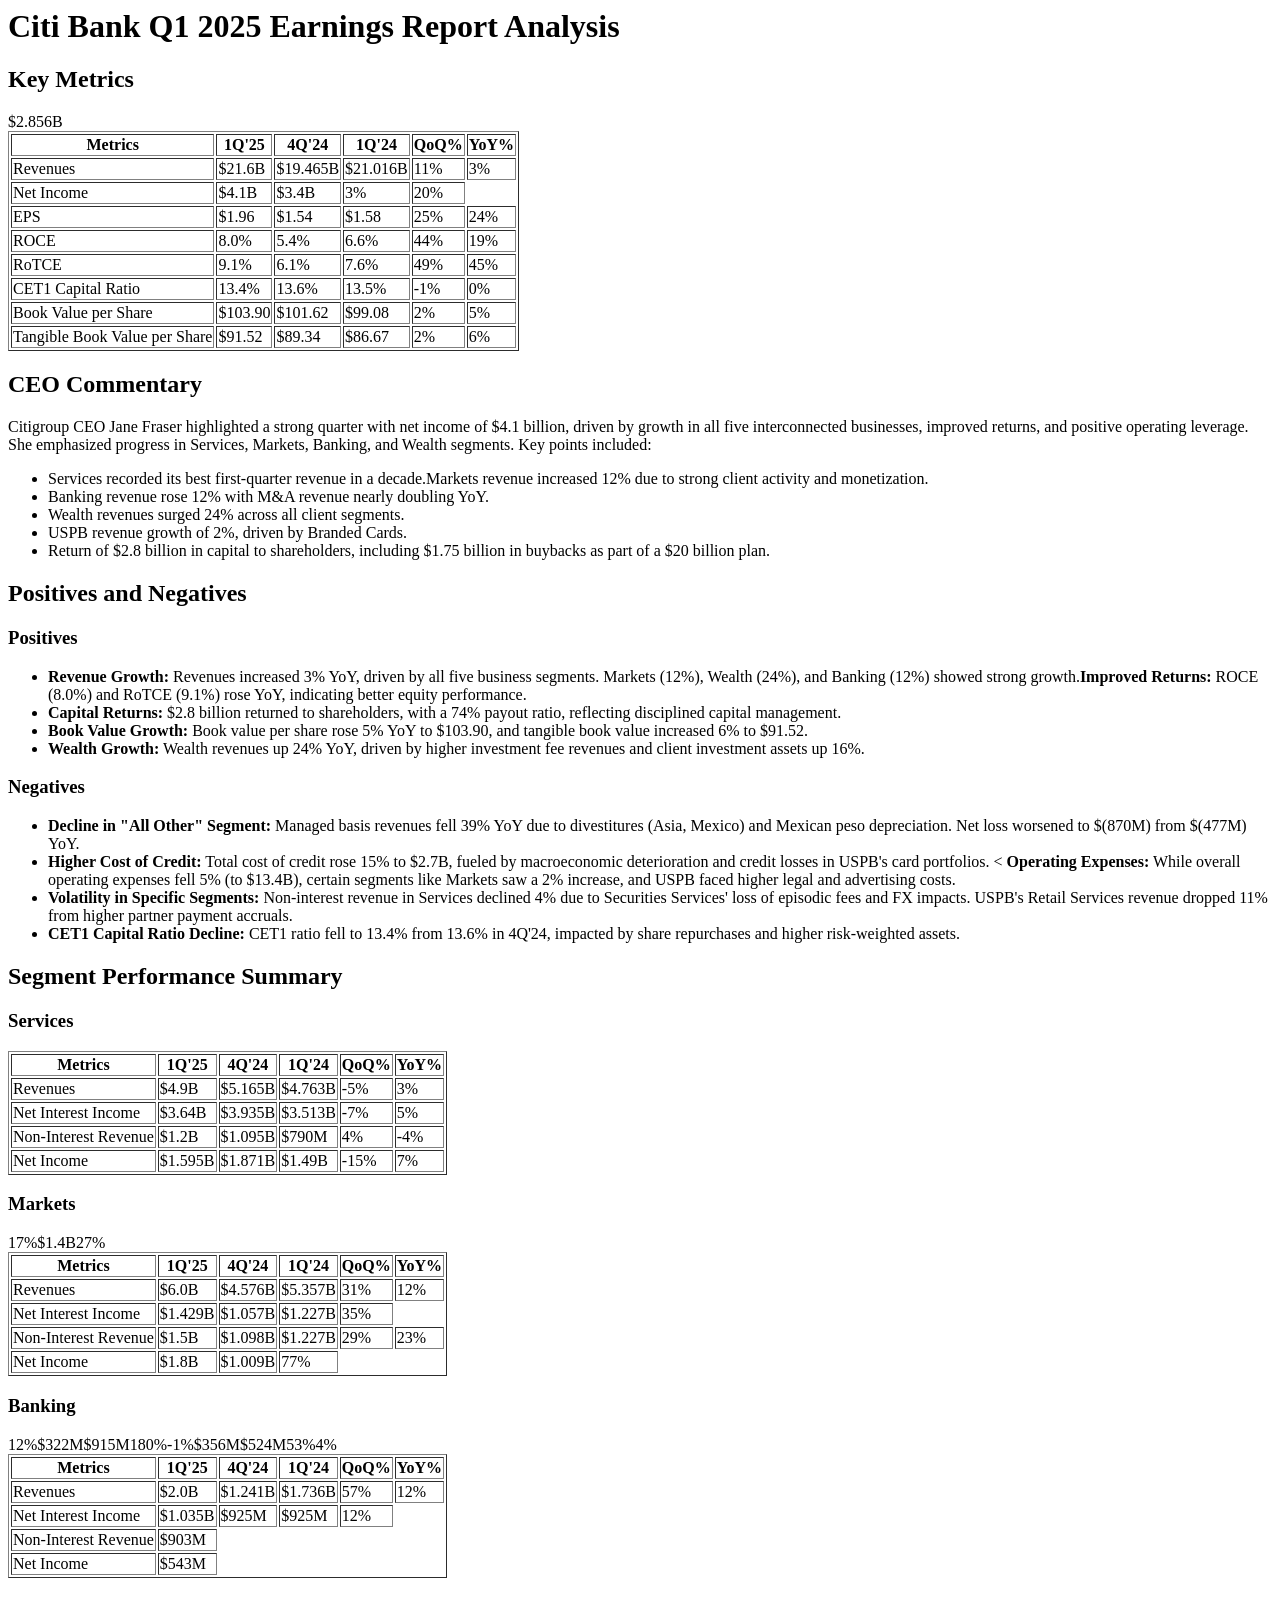
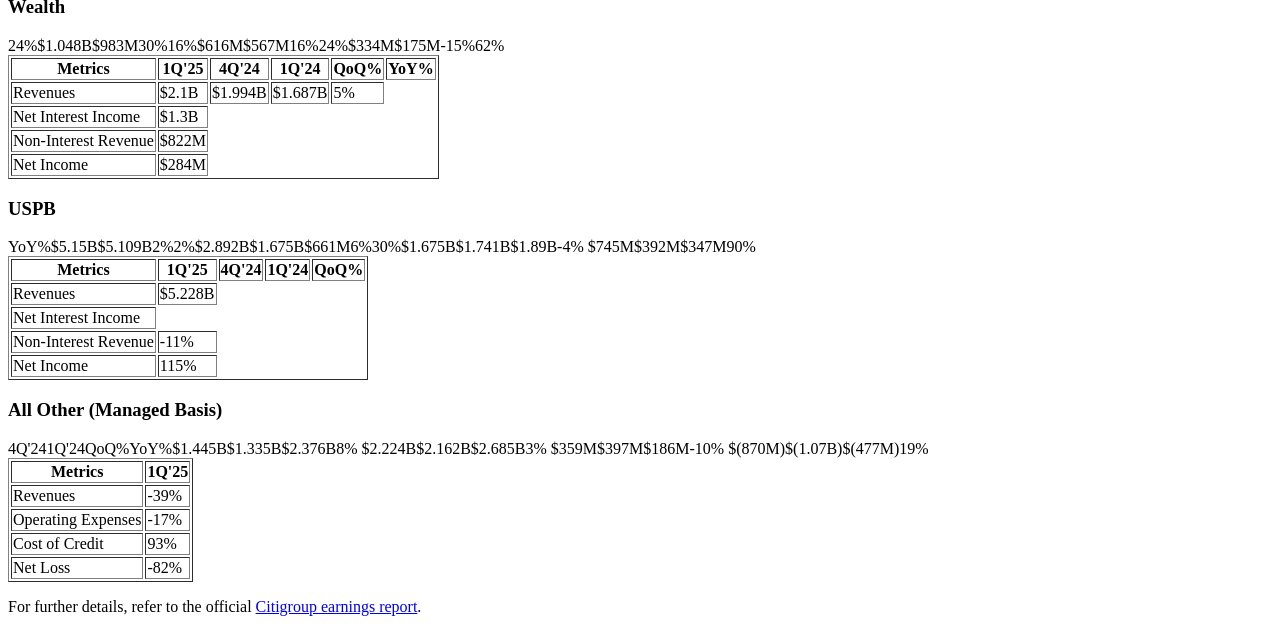
<file: older_files/citi1.html>
<html>
<head>
    <title>Citi Bank Q1 2025 Earnings Report Analysis</title>
</head>
<body>
    <h1>Citi Bank Q1 2025 Earnings Report Analysis</h1>

    <h2>Key Metrics</h2>
    <table border="1">
        <tr>
            <th>Metrics</th>
            <th>1Q'25</th>
            <th>4Q'24</th>
            <th>1Q'24</th>
            <th>QoQ%</th>
            <th>YoY%</th>
        </tr>
        <tr>
            <td>Revenues</td>
            <td>$21.6B</td>
            <td>$19.465B</td>
            <td>$21.016B</td>
            <td>11%</td>
            <td>3%</td>
        </tr>
        <tr>
            <td>Net Income</td>
            <td>$4.1B</td <td>$2.856B</td>
            <td>$3.4B</td>
            <td>3%</td>
            <td>20%</td>
        </tr>
        <tr>
            <td>EPS</td>
            <td>$1.96</td>
            <td>$1.54</td>
            <td>$1.58</td>
            <td>25%</td>
            <td>24%</td>
        </tr>
        <tr>
            <td>ROCE</td>
            <td>8.0%</td>
            <td>5.4%</td>
            <td>6.6%</td>
            <td>44%</td>
            <td>19%</td>
        </tr>
        <tr>
            <td>RoTCE</td>
            <td>9.1%</td>
            <td>6.1%</td>
            <td>7.6%</td>
            <td>49%</td>
            <td>45%</td>
        </tr>
        <tr>
            <td>CET1 Capital Ratio</td>
            <td>13.4%</td>
            <td>13.6%</td>
            <td>13.5%</td>
            <td>-1%</td>
            <td>0%</td>
        </tr>
        <tr>
            <td>Book Value per Share</td>
            <td>$103.90</td>
            <td>$101.62</td>
            <td>$99.08</td>
            <td>2%</td>
            <td>5%</td>
        </tr>
        <tr>
            <td>Tangible Book Value per Share</td>
            <td>$91.52</td>
            <td>$89.34</td>
            <td>$86.67</td>
            <td>2%</td>
            <td>6%</td>
        </tr>
    </table>

    <h2>CEO Commentary</h2>
    <p>Citigroup CEO Jane Fraser highlighted a strong quarter with net income of $4.1 billion, driven by growth in all five interconnected businesses, improved returns, and positive operating leverage. She emphasized progress in Services, Markets, Banking, and Wealth segments. Key points included:</p>
    <ul>
        <li>Services recorded its best first-quarter revenue in a decade.</        <li>Markets revenue increased 12% due to strong client activity and monetization.
        <li>Banking revenue rose 12% with M&A revenue nearly doubling YoY.
        <li>Wealth revenues surged 24% across all client segments.
        <li>USPB revenue growth of 2%, driven by Branded Cards.
        <li>Return of $2.8 billion in capital to shareholders, including $1.75 billion in buybacks as part of a $20 billion plan.
    </ul>

    <h2>Positives and Negatives</h2>
    <h3>Positives</h3>
    <ul>
        <li><strong>Revenue Growth:</strong> Revenues increased 3% YoY, driven by all five business segments. Markets (12%), Wealth (24%), and Banking (12%) showed strong growth.</        <li><strong>Improved Returns:</strong> ROCE (8.0%) and RoTCE (9.1%) rose YoY, indicating better equity performance.
        <li><strong>Capital Returns:</strong> $2.8 billion returned to shareholders, with a 74% payout ratio, reflecting disciplined capital management.
        <li><strong>Book Value Growth:</strong> Book value per share rose 5% YoY to $103.90, and tangible book value increased 6% to $91.52.
        <li><strong>Wealth Growth:</strong> Wealth revenues up 24% YoY, driven by higher investment fee revenues and client investment assets up 16%.
    </ul>

    <h3>Negatives</h3>
    <ul>
        <li><strong>Decline in "All Other" Segment:</strong> Managed basis revenues fell 39% YoY due to divestitures (Asia, Mexico) and Mexican peso depreciation. Net loss worsened to $(870M) from $(477M) YoY.
        <li><strong>Higher Cost of Credit:</strong> Total cost of credit rose 15% to $2.7B, fueled by macroeconomic deterioration and credit losses in USPB's card portfolios.
        < <strong>Operating Expenses:</strong> While overall operating expenses fell 5% (to $13.4B), certain segments like Markets saw a 2% increase, and USPB faced higher legal and advertising costs.
        <li><strong>Volatility in Specific Segments:</strong> Non-interest revenue in Services declined 4% due to Securities Services' loss of episodic fees and FX impacts. USPB's Retail Services revenue dropped 11% from higher partner payment accruals.
        <li><strong>CET1 Capital Ratio Decline:</strong> CET1 ratio fell to 13.4% from 13.6% in 4Q'24, impacted by share repurchases and higher risk-weighted assets.
    </ul>

    <h2>Segment Performance Summary</h2>
    <h3>Services</h3>
    <table border="1">
        <tr>
            <th>Metrics</th>
            <th>1Q'25</th>
            <th>4Q'24</th>
            <th>1Q'24</th>
            <th>QoQ%</th>
            <th>YoY%</th>
        </tr>
        <tr>
            <td>Revenues</td>
            <td>$4.9B</td>
            <td>$5.165B</td>
            <td>$4.763B</td>
            <td>-5%</td>
            <td>3%</td>
        </tr>
        <tr>
            <td>Net Interest Income</td>
            <td>$3.64B</td>
            <td>$3.935B</td>
            <td>$3.513B</td>
            <td>-7%</td>
            <td>5%</td>
        </tr>
        <tr>
            <td>Non-Interest Revenue</td>
            <td>$1.2B</td>
            <td>$1.095B</td>
            <td>$790M</td>
            <td>4%</td>
            <td>-4%</td>
        </tr>
        <tr>
            <td>Net Income</td>
            <td>$1.595B</td>
            <td>$1.871B</td>
            <td>$1.49B</td>
            <td>-15%</td>
            <td>7%</td>
        </tr>
    </table>

    <h3>Markets</h3>
    <table border="1">
        <tr>
            <th>Metrics</th>
            <th>1Q'25</th>
            <th>4Q'24</th>
            <th>1Q'24</th>
            <th>QoQ%</th>
            <th>YoY%</th>
        </tr>
        <tr>
            <td>Revenues</td>
            <td>$6.0B</td>
            <td>$4.576B</td>
            <td>$5.357B</td>
            <td>31%</td>
            <td>12%</td>
        </tr>
        <tr>
            <td>Net Interest Income</td>
            <td>$1.429B</td>
            <td>$1.057B</td>
            <td>$1.227B</td>
            <td>35%</td
            <td>17%</td>
        </tr>
        <tr>
            <td>Non-Interest Revenue</td>
            <td>$1.5B</td>
            <td>$1.098B</td>
            <td>$1.227B</td>
            <td>29%</td>
            <td>23%</td>
        </tr>
        <tr>
            <td>Net Income</td>
            <td>$1.8B</td>
            <td>$1.009B</td
            <td>$1.4B</td>
            <td>77%</td
            <td>27%</td>
        </tr>
    </table>

    <h3>Banking</h3>
    <table border="1">
        <tr>
            <th>Metrics</th>
            <th>1Q'25</th>
            <th>4Q'24</th>
            <th>1Q'24</th>
            <th>QoQ%</th>
            <th>YoY%</th>
        </tr>
        <tr>
            <td>Revenues</td>
            <td>$2.0B</td>
            <td>$1.241B</td>
            <td>$1.736B</td>
            <td>57%</td>
            <td>12%</td>
        </tr>
        <tr>
            <td>Net Interest Income</td>
            <td>$1.035B</td>
            <td>$925M</td>
            <td>$925M</td>
            <td>12%</td
            <td>12%</td>
        </tr>
        <tr>
            <td>Non-Interest Revenue</td>
            <td>$903M</td
            <td>$322M</td
            <td>$915M</td
            <td>180%</td
            <td>-1%</td
        </tr>
        <tr>
            <td>Net Income</td>
            <td>$543M</td
            <td>$356M</td
            <td>$524M</td
            <td>53%</td
            <td>4%</td
        </tr>
    </table>

    <h3>Wealth</h3>
    <table border="1">
        <tr>
            <th>Metrics</th>
            <th>1Q'25</th>
            <th>4Q'24</th>
            <th>1Q'24</th>
            <th>QoQ%</th>
            <th>YoY%</th>
        </tr>
        <tr>
            <td>Revenues</td>
            <td>$2.1B</td>
            <td>$1.994B</td>
            <td>$1.687B</td>
            <td>5%</td
            <td>24%</td
        </tr>
        <tr>
            <td>Net Interest Income</td>
            <td>$1.3B</td
            <td>$1.048B</td
            <td>$983M</td
            <td>30%</td
            <td>16%</td
        </tr>
        <tr>
            <td>Non-Interest Revenue</td>
            <td>$822M</td
            <td>$616M</td
            <td>$567M</td
            <td>16%</td
            <td>24%</td
        </tr>
        <tr>
            <td>Net Income</td>
            <td>$284M</td
            <td>$334M</td
            <td>$175M</td
            <td>-15%</td
            <td>62%</td
        </tr>
    </table>

    <h3>USPB</h3>
    <table border="1">
        <tr>
            <th>Metrics</th>
            <th>1Q'25</th>
            <th>4Q'24</th>
            <th>1Q'24</th>
            <th>QoQ%</th
            <th>YoY%</th
        </tr>
        <tr>
            <td>Revenues</td>
            <td>$5.228B</td
            <td>$5.15B</td
            <td>$5.109B</td
            <td>2%</            <td>2%</td
        </tr>
        <tr>
            <td>Net Interest Income</td
            <td>$2.892B</td
            <td>$1.675B</td
            <td>$661M</td
            <td>6%</            <td>30%</td
        </tr>
        <tr>
            <td>Non-Interest Revenue</td
            <td>$1.675B</td
            <td>$1.741B</td
            <td>$1.89B</td
            <td>-4%                  <td>-11%</td
        </tr>
        <tr>
            <td>Net Income</td
            <td>$745M</td
            <td>$392M</td
            <td>$347M</td
            <td>90%                <td>115%</td
        </tr>
    </table>

    <h3>All Other (Managed Basis)</h3>
    <table border="1">
        <tr>
            <th>Metrics</th>
            <th>1Q'25</th
            <th>4Q'24</th
            <th>1Q'24</th
            <th>QoQ%</th
            <th>YoY%</th
        </tr>
        <tr>
            <td>Revenues</td
            <td>$1.445B</td
            <td>$1.335B</td
            <td>$2.376B</td
            <td>8%                     <td>-39%</td
        </tr>
        <tr>
            <td>Operating Expenses</td
            <td>$2.224B</td
            <td>$2.162B</td
            <td>$2.685B</td
            <td>3%                    <td>-17%</td
        </tr>
        <tr>
            <td>Cost of Credit</td
            <td>$359M</td
            <td>$397M</td
            <td>$186M</td
            <td>-10%               <td>93%</td
        </tr>
        <tr>
            <td>Net Loss</td
            <td>$(870M)</td
            <td>$(1.07B)</td
            <td>$(477M)</td
            <td>19%               <td>-82%</td
        </tr>
    </table>

    <p>For further details, refer to the official <a href="https://www.citigroup.com/global/investors" target="_blank">Citigroup earnings report</a>.</p>
</body>
</html>
</file>
